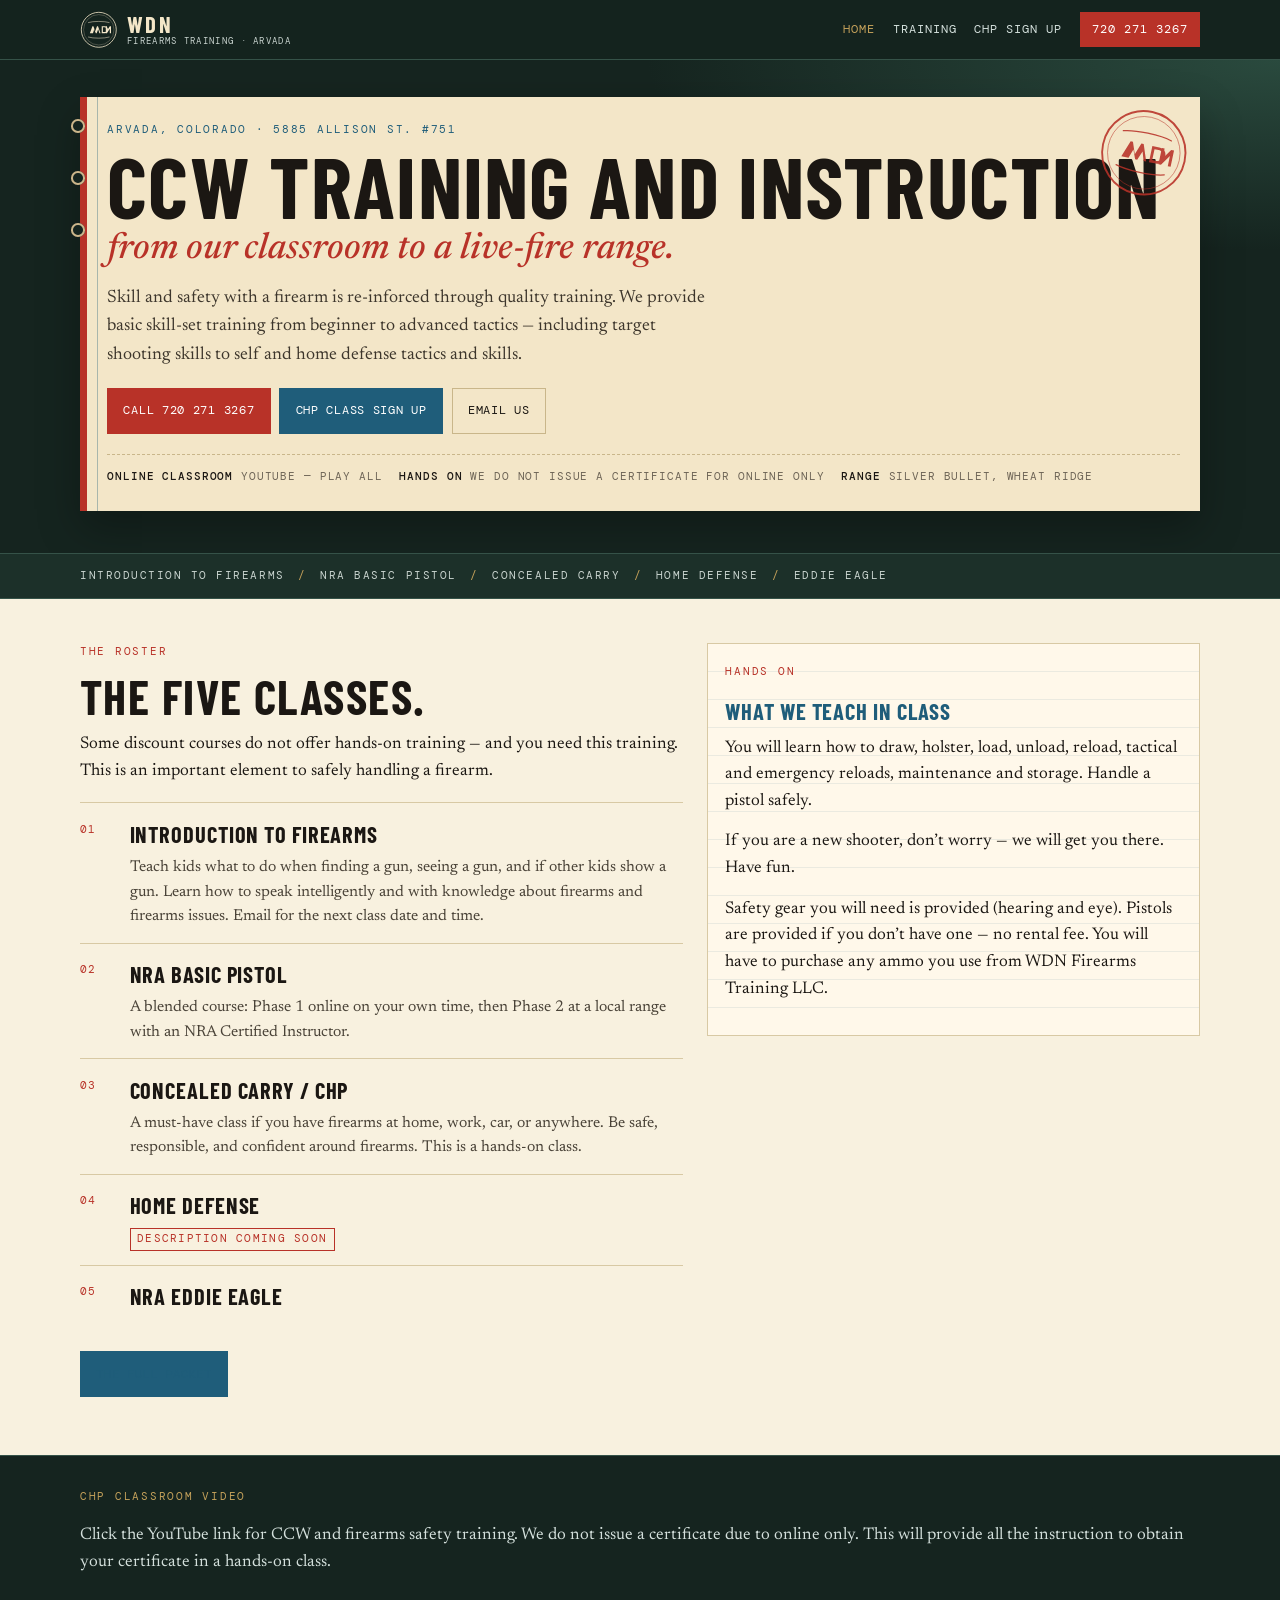
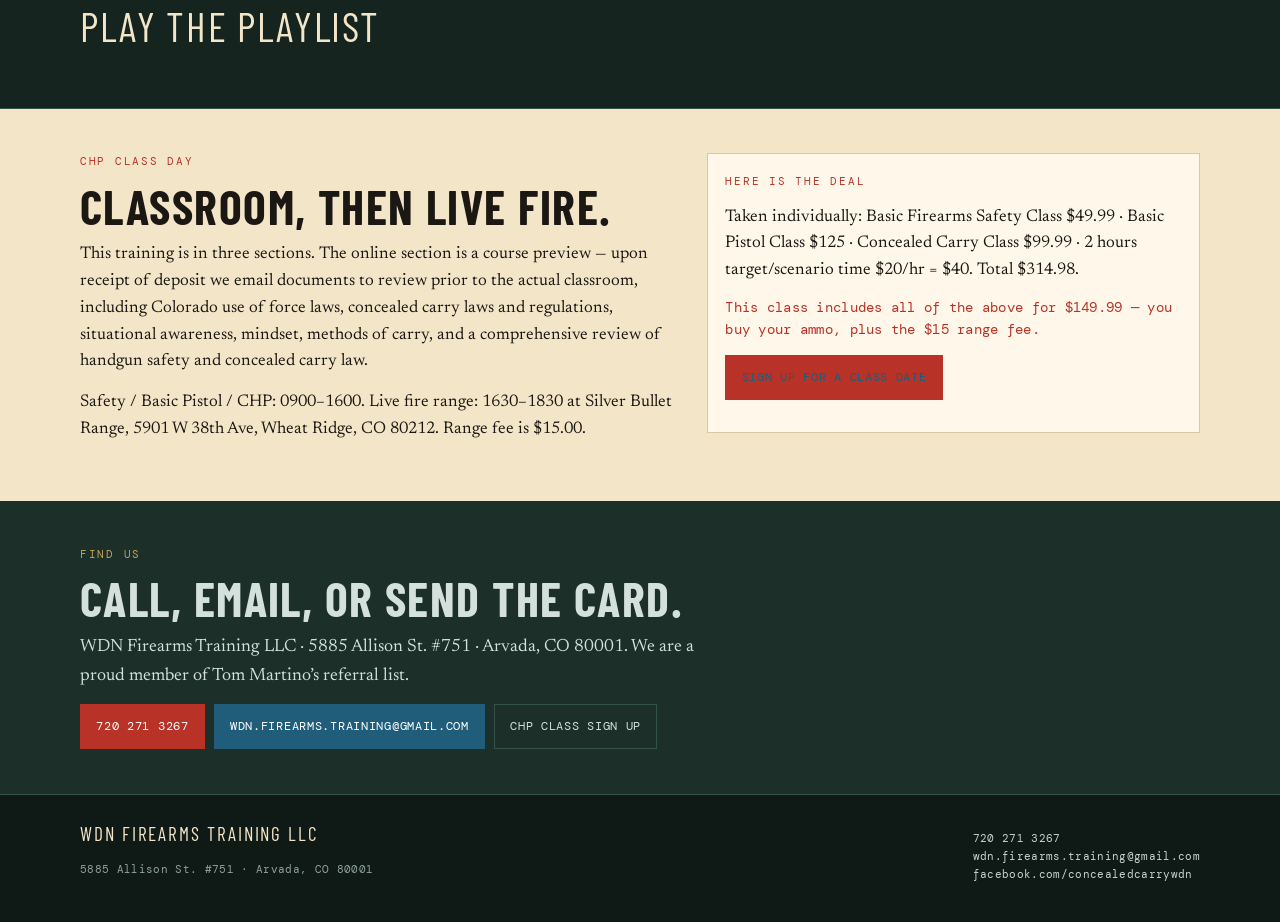
<file: index.html>
<!DOCTYPE html>
<html lang="en">
<head>
  <meta charset="utf-8">
  <meta name="viewport" content="width=device-width, initial-scale=1">
  <title>WDN Firearms Training | CCW training and instruction in Arvada</title>
  <meta name="description" content="WDN Firearms Training LLC in Arvada. CCW and firearms safety training, CHP class sign up, and a YouTube classroom. Call 720 271 3267.">
  <link rel="icon" href="assets/favicon.svg" type="image/svg+xml">
  <meta name="theme-color" content="#15241f">
  <link rel="preconnect" href="https://fonts.googleapis.com">
  <link rel="preconnect" href="https://fonts.gstatic.com" crossorigin>
  <link href="https://fonts.googleapis.com/css2?family=Barlow+Condensed:wght@600;700&family=DM+Mono:wght@400;500&family=Newsreader:ital,opsz,wght@0,6..72,400;0,6..72,600;1,6..72,400&display=swap" rel="stylesheet">
  <link rel="stylesheet" href="assets/styles.css">

  <script type="application/ld+json">
  {
    "@context": "https://schema.org",
    "@type": "LocalBusiness",
    "name": "WDN Firearms Training LLC",
    "description": "CCW training and instruction in Arvada, Colorado.",
    "telephone": "+17202713267",
    "email": "wdn.firearms.training@gmail.com",
    "url": "https://wdn996.wixsite.com/wdn-firearms",
    "address": {
      "@type": "PostalAddress",
      "streetAddress": "5885 Allison St. #751",
      "addressLocality": "Arvada",
      "addressRegion": "CO",
      "postalCode": "80001",
      "addressCountry": "US"
    },
    "sameAs": [
      "https://www.facebook.com/concealedcarrywdn",
      "https://www.youtube.com/playlist?list=PLVk6WcFKRaZbWQGlZcB9x459ws_eiSVbB"
    ]
  }
  </script>
</head>
<body>
  <a class="skip" href="#main">Skip to content</a>
  <header class="site-header">
    <div class="wrap header-inner">
      <a class="brand" href="index.html">
        <svg viewBox="0 0 80 80" aria-hidden="true">
          <circle cx="40" cy="40" r="37.2" fill="none" stroke="currentColor" stroke-width="1.7"/>
          <circle cx="40" cy="40" r="32.4" fill="none" stroke="currentColor" stroke-width="0.7" opacity="0.7"/>
          <path d="M18 24.5c10.2-3.2 33.6-3.2 44 0" fill="none" stroke="currentColor" stroke-width="1.1" stroke-linecap="round"/>
          <path d="M18 55.5c10.2 3.2 33.6 3.2 44 0" fill="none" stroke="currentColor" stroke-width="1.1" stroke-linecap="round"/>
          <path fill="currentColor" d="M21 47.2 26.4 32.4h2.1L32.4 43l3.8-10.6h2.1L43.7 47.2h-2.4l-2.6-8.1-3.2 8.1h-1.9l-3.3-8.2-2.7 8.2H21z"/>
          <path fill="currentColor" d="M46.2 32.4h6.4c4.2 0 6.9 2.5 6.9 7.4s-2.7 7.4-6.9 7.4h-6.4V32.4zm2.5 12.4h3.7c2.7 0 4.4-1.6 4.4-5s-1.7-5-4.4-5h-3.7v10z"/>
          <path fill="currentColor" d="M63.4 32.4h2.6v14.8H63.4v-9.3l-6.2 9.3h-2.3V32.4h2.5v9.2l6-9.2z"/>
        </svg>
        <span class="brand-text">
          <strong>WDN</strong>
          <span>Firearms Training · Arvada</span>
        </span>
      </a>
      <a class="header-call" href="tel:+17202713267">720 271 3267</a>
      <button class="nav-toggle" type="button" aria-expanded="false" aria-controls="site-nav">Menu</button>
      <nav id="site-nav" aria-label="Primary">
        <ul>
          <li><a href="index.html" aria-current="page">Home</a></li>
          <li><a href="training.html">Training</a></li>
          <li><a href="contact.html">CHP sign up</a></li>
          <li><a class="nav-call" href="tel:+17202713267">720 271 3267</a></li>
        </ul>
      </nav>
    </div>
  </header>

  <main id="main">
    <section class="hero">
      <div class="wrap">
        <div class="hero-packet">
          <div class="punches" aria-hidden="true"><i></i><i></i><i></i></div>
          <svg class="hero-stamp" viewBox="0 0 80 80" aria-hidden="true">
            <circle cx="40" cy="40" r="37.2" fill="none" stroke="currentColor" stroke-width="1.7"/>
            <circle cx="40" cy="40" r="32.4" fill="none" stroke="currentColor" stroke-width="0.7" opacity="0.7"/>
            <path d="M18 24.5c10.2-3.2 33.6-3.2 44 0" fill="none" stroke="currentColor" stroke-width="1.1" stroke-linecap="round"/>
            <path d="M18 55.5c10.2 3.2 33.6 3.2 44 0" fill="none" stroke="currentColor" stroke-width="1.1" stroke-linecap="round"/>
            <path fill="currentColor" d="M21 47.2 26.4 32.4h2.1L32.4 43l3.8-10.6h2.1L43.7 47.2h-2.4l-2.6-8.1-3.2 8.1h-1.9l-3.3-8.2-2.7 8.2H21z"/>
            <path fill="currentColor" d="M46.2 32.4h6.4c4.2 0 6.9 2.5 6.9 7.4s-2.7 7.4-6.9 7.4h-6.4V32.4zm2.5 12.4h3.7c2.7 0 4.4-1.6 4.4-5s-1.7-5-4.4-5h-3.7v10z"/>
            <path fill="currentColor" d="M63.4 32.4h2.6v14.8H63.4v-9.3l-6.2 9.3h-2.3V32.4h2.5v9.2l6-9.2z"/>
          </svg>
          <p class="eyebrow">Arvada, Colorado · 5885 Allison St. #751</p>
          <h1>CCW training and instruction<em>from our classroom to a live-fire range.</em></h1>
          <p class="lede">Skill and safety with a firearm is re-inforced through quality training. We provide basic skill-set training from beginner to advanced tactics — including target shooting skills to self and home defense tactics and skills.</p>
          <div class="cta-row">
            <a class="btn btn-stamp" href="tel:+17202713267">Call 720 271 3267</a>
            <a class="btn btn-carbon" href="contact.html">CHP class sign up</a>
            <a class="btn btn-ghost" href="mailto:wdn.firearms.training@gmail.com">Email us</a>
          </div>
          <div class="hero-meta">
            <span><strong>Online classroom</strong> YouTube — play all</span>
            <span><strong>Hands on</strong> we do not issue a certificate for online only</span>
            <span><strong>Range</strong> Silver Bullet, Wheat Ridge</span>
          </div>
        </div>
      </div>
    </section>

    <div class="rail" aria-label="Training we list">
      <div class="wrap">
        <ul>
          <li>Introduction to Firearms</li>
          <li>NRA Basic Pistol</li>
          <li>Concealed Carry</li>
          <li>Home Defense</li>
          <li>Eddie Eagle</li>
        </ul>
      </div>
    </div>

    <section class="section paper">
      <div class="wrap split">
        <div>
          <p class="kicker">The roster</p>
          <h2>The five classes.</h2>
          <p>Some discount courses do not offer hands-on training — and you need this training. This is an important element to safely handling a firearm.</p>
          <ol class="roster">
            <li>
              <span class="n">01</span>
              <div>
                <h3>Introduction to Firearms</h3>
                <p>Teach kids what to do when finding a gun, seeing a gun, and if other kids show a gun. Learn how to speak intelligently and with knowledge about firearms and firearms issues. Email for the next class date and time.</p>
              </div>
            </li>
            <li>
              <span class="n">02</span>
              <div>
                <h3>NRA Basic Pistol</h3>
                <p>A blended course: Phase 1 online on your own time, then Phase 2 at a local range with an NRA Certified Instructor.</p>
              </div>
            </li>
            <li>
              <span class="n">03</span>
              <div>
                <h3>Concealed Carry / CHP</h3>
                <p>A must-have class if you have firearms at home, work, car, or anywhere. Be safe, responsible, and confident around firearms. This is a hands-on class.</p>
              </div>
            </li>
            <li>
              <span class="n">04</span>
              <div>
                <h3>Home Defense</h3>
                <p><span class="soon">Description coming soon</span></p>
              </div>
            </li>
            <li>
              <span class="n">05</span>
              <div>
                <h3>NRA Eddie Eagle</h3>
              </div>
            </li>
          </ol>
          <p class="cta-row" style="margin-top:1.3rem">
            <a class="btn btn-carbon" href="training.html">The full packet</a>
          </p>
        </div>
        <aside class="sheet ruled">
          <p class="kicker">Hands on</p>
          <h3>What we teach in class</h3>
          <p>You will learn how to draw, holster, load, unload, reload, tactical and emergency reloads, maintenance and storage. Handle a pistol safely.</p>
          <p>If you are a new shooter, don’t worry — we will get you there. Have fun.</p>
          <p>Safety gear you will need is provided (hearing and eye). Pistols are provided if you don’t have one — no rental fee. You will have to purchase any ammo you use from WDN Firearms Training LLC.</p>
        </aside>
      </div>
    </section>

    <section class="yt">
      <div class="wrap">
        <p class="kicker">CHP classroom video</p>
        <p>Click the YouTube link for CCW and firearms safety training. We do not issue a certificate due to online only. This will provide all the instruction to obtain your certificate in a hands-on class.</p>
        <p><a class="playlist" href="https://www.youtube.com/playlist?list=PLVk6WcFKRaZbWQGlZcB9x459ws_eiSVbB" rel="noopener">Play the playlist</a></p>
      </div>
    </section>

    <section class="section manila">
      <div class="wrap split">
        <div>
          <p class="kicker">CHP class day</p>
          <h2>Classroom, then live fire.</h2>
          <p>This training is in three sections. The online section is a course preview — upon receipt of deposit we email documents to review prior to the actual classroom, including Colorado use of force laws, concealed carry laws and regulations, situational awareness, mindset, methods of carry, and a comprehensive review of handgun safety and concealed carry law.</p>
          <p>Safety / Basic Pistol / CHP: 0900–1600. Live fire range: 1630–1830 at Silver Bullet Range, 5901 W 38th Ave, Wheat Ridge, CO 80212. Range fee is $15.00.</p>
        </div>
        <div class="sheet">
          <p class="kicker">Here is the deal</p>
          <p>Taken individually: Basic Firearms Safety Class $49.99 · Basic Pistol Class $125 · Concealed Carry Class $99.99 · 2 hours target/scenario time $20/hr = $40. Total $314.98.</p>
          <p class="price">This class includes all of the above for $149.99 — you buy your ammo, plus the $15 range fee.</p>
          <p><a class="btn btn-stamp" href="contact.html">Sign up for a class date</a></p>
        </div>
      </div>
    </section>

    <section class="section desk dark">
      <div class="wrap">
        <p class="kicker">Find us</p>
        <h2>Call, email, or send the card.</h2>
        <p class="lede">WDN Firearms Training LLC · 5885 Allison St. #751 · Arvada, CO 80001. We are a proud member of Tom Martino’s referral list.</p>
        <div class="cta-row">
          <a class="btn btn-stamp" href="tel:+17202713267">720 271 3267</a>
          <a class="btn btn-carbon" href="mailto:wdn.firearms.training@gmail.com">wdn.firearms.training@gmail.com</a>
          <a class="btn btn-ghost" href="contact.html">CHP class sign up</a>
        </div>
      </div>
    </section>
  </main>
  <footer class="site-footer">
    <div class="wrap footer-inner">
      <div>
        <div class="footer-brand">WDN Firearms Training LLC</div>
        <p>5885 Allison St. #751 · Arvada, CO 80001</p>
      </div>
      <p>
        <a href="tel:+17202713267">720 271 3267</a><br>
        <a href="mailto:wdn.firearms.training@gmail.com">wdn.firearms.training@gmail.com</a><br>
        <a href="https://www.facebook.com/concealedcarrywdn" rel="noopener">facebook.com/concealedcarrywdn</a>
      </p>
    </div>
  </footer>
  <nav class="dock" aria-label="Call or email">
    <a class="call" href="tel:+17202713267">Call 720 271 3267</a>
    <a class="mail" href="mailto:wdn.firearms.training@gmail.com">Email us</a>
  </nav>
  <script src="assets/site.js"></script>

</body>
</html>
</file>
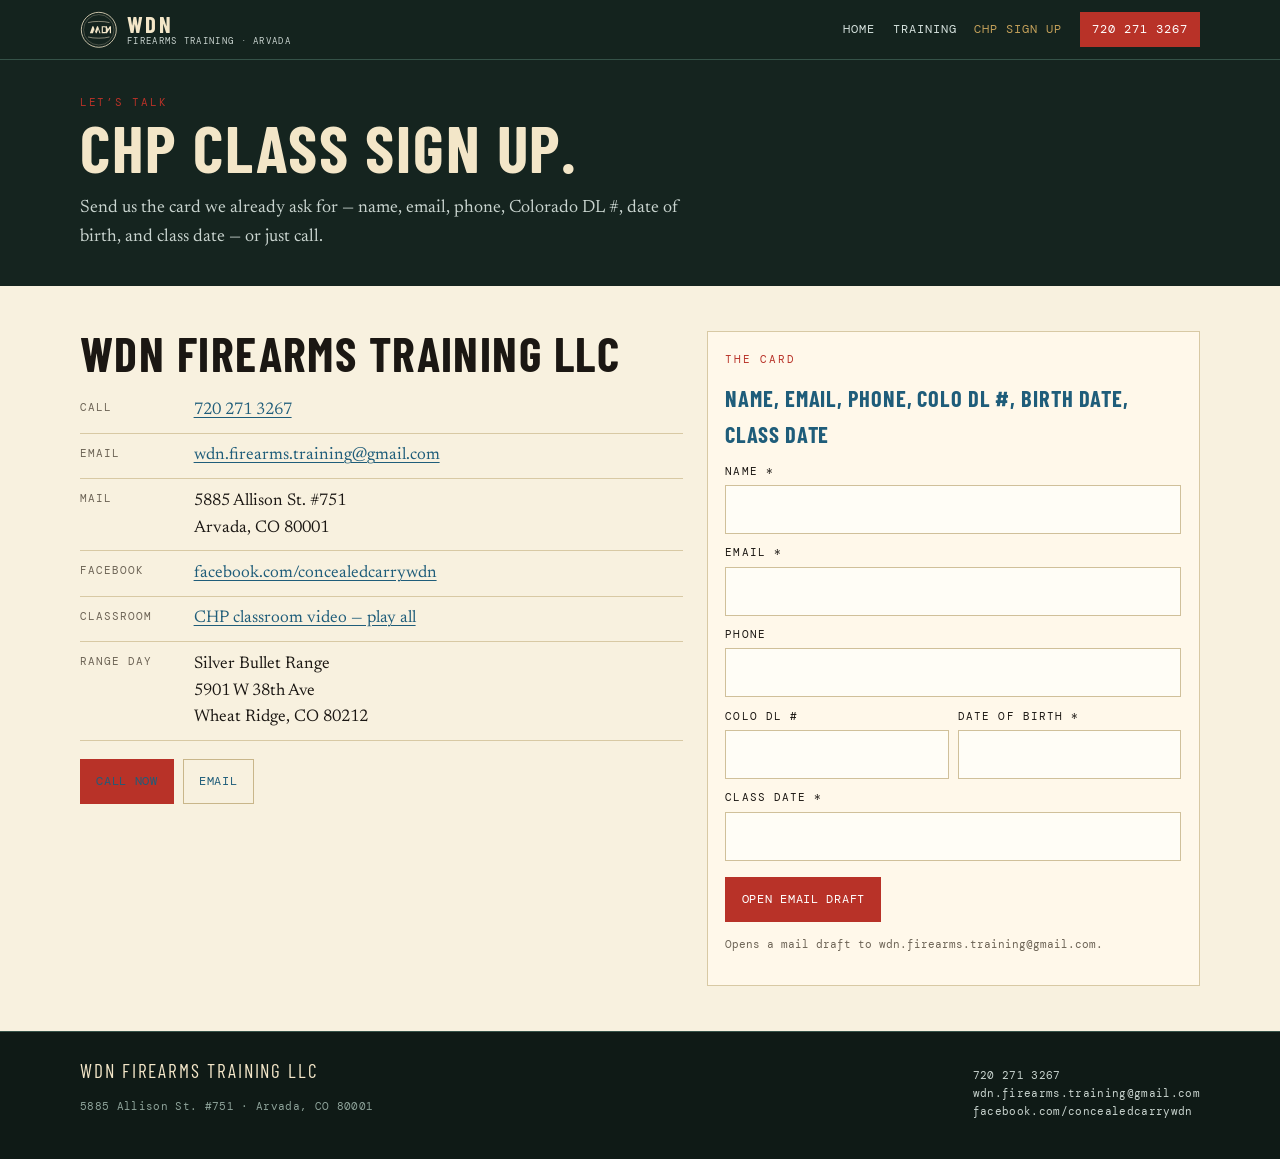
<file: contact.html>
<!DOCTYPE html>
<html lang="en">
<head>
  <meta charset="utf-8">
  <meta name="viewport" content="width=device-width, initial-scale=1">
  <title>CHP class sign up | WDN Firearms Training</title>
  <meta name="description" content="Sign up for a CHP class with WDN Firearms Training LLC. 5885 Allison St. #751, Arvada, CO 80001. Call 720 271 3267.">
  <link rel="icon" href="assets/favicon.svg" type="image/svg+xml">
  <meta name="theme-color" content="#15241f">
  <link rel="preconnect" href="https://fonts.googleapis.com">
  <link rel="preconnect" href="https://fonts.gstatic.com" crossorigin>
  <link href="https://fonts.googleapis.com/css2?family=Barlow+Condensed:wght@600;700&family=DM+Mono:wght@400;500&family=Newsreader:ital,opsz,wght@0,6..72,400;0,6..72,600;1,6..72,400&display=swap" rel="stylesheet">
  <link rel="stylesheet" href="assets/styles.css">

</head>
<body>
  <a class="skip" href="#main">Skip to content</a>
  <header class="site-header">
    <div class="wrap header-inner">
      <a class="brand" href="index.html">
        <svg viewBox="0 0 80 80" aria-hidden="true">
          <circle cx="40" cy="40" r="37.2" fill="none" stroke="currentColor" stroke-width="1.7"/>
          <circle cx="40" cy="40" r="32.4" fill="none" stroke="currentColor" stroke-width="0.7" opacity="0.7"/>
          <path d="M18 24.5c10.2-3.2 33.6-3.2 44 0" fill="none" stroke="currentColor" stroke-width="1.1" stroke-linecap="round"/>
          <path d="M18 55.5c10.2 3.2 33.6 3.2 44 0" fill="none" stroke="currentColor" stroke-width="1.1" stroke-linecap="round"/>
          <path fill="currentColor" d="M21 47.2 26.4 32.4h2.1L32.4 43l3.8-10.6h2.1L43.7 47.2h-2.4l-2.6-8.1-3.2 8.1h-1.9l-3.3-8.2-2.7 8.2H21z"/>
          <path fill="currentColor" d="M46.2 32.4h6.4c4.2 0 6.9 2.5 6.9 7.4s-2.7 7.4-6.9 7.4h-6.4V32.4zm2.5 12.4h3.7c2.7 0 4.4-1.6 4.4-5s-1.7-5-4.4-5h-3.7v10z"/>
          <path fill="currentColor" d="M63.4 32.4h2.6v14.8H63.4v-9.3l-6.2 9.3h-2.3V32.4h2.5v9.2l6-9.2z"/>
        </svg>
        <span class="brand-text">
          <strong>WDN</strong>
          <span>Firearms Training · Arvada</span>
        </span>
      </a>
      <a class="header-call" href="tel:+17202713267">720 271 3267</a>
      <button class="nav-toggle" type="button" aria-expanded="false" aria-controls="site-nav">Menu</button>
      <nav id="site-nav" aria-label="Primary">
        <ul>
          <li><a href="index.html">Home</a></li>
          <li><a href="training.html">Training</a></li>
          <li><a href="contact.html" aria-current="page">CHP sign up</a></li>
          <li><a class="nav-call" href="tel:+17202713267">720 271 3267</a></li>
        </ul>
      </nav>
    </div>
  </header>

  <main id="main">
    <section class="page-hero">
      <div class="wrap">
        <p class="kicker">Let’s talk</p>
        <h1>CHP class sign up.</h1>
        <p class="lede">Send us the card we already ask for — name, email, phone, Colorado DL #, date of birth, and class date — or just call.</p>
      </div>
    </section>

    <section class="section paper">
      <div class="wrap split">
        <div>
          <h2>WDN Firearms Training LLC</h2>
          <ul class="contact-list">
            <li><span>Call</span><a href="tel:+17202713267">720 271 3267</a></li>
            <li><span>Email</span><a href="mailto:wdn.firearms.training@gmail.com">wdn.firearms.training@gmail.com</a></li>
            <li><span>Mail</span>5885 Allison St. #751<br>Arvada, CO 80001</li>
            <li><span>Facebook</span><a href="https://www.facebook.com/concealedcarrywdn" rel="noopener">facebook.com/concealedcarrywdn</a></li>
            <li><span>Classroom</span><a href="https://www.youtube.com/playlist?list=PLVk6WcFKRaZbWQGlZcB9x459ws_eiSVbB" rel="noopener">CHP classroom video — play all</a></li>
            <li><span>Range day</span>Silver Bullet Range<br>5901 W 38th Ave<br>Wheat Ridge, CO 80212</li>
          </ul>
          <p class="cta-row">
            <a class="btn btn-stamp" href="tel:+17202713267">Call now</a>
            <a class="btn btn-ghost" href="mailto:wdn.firearms.training@gmail.com">Email</a>
          </p>
        </div>
        <div class="sheet">
          <p class="kicker">The card</p>
          <h3>Name, email, phone, COLO DL #, birth date, class date</h3>
          <form data-chp-form>
            <label for="name">Name *</label>
            <input id="name" name="name" autocomplete="name" required>
            <label for="email">Email *</label>
            <input id="email" name="email" type="email" autocomplete="email" required>
            <label for="phone">Phone</label>
            <input id="phone" name="phone" type="tel" autocomplete="tel">
            <div class="pair">
              <div>
                <label for="dl">COLO DL #</label>
                <input id="dl" name="dl" autocomplete="off">
              </div>
              <div>
                <label for="dob">Date of birth *</label>
                <input id="dob" name="dob" autocomplete="bday" required>
              </div>
            </div>
            <label for="classdate">Class date *</label>
            <input id="classdate" name="classdate" autocomplete="off" required>
            <p style="margin-top:1rem">
              <button class="btn btn-stamp" type="submit">Open email draft</button>
            </p>
            <p class="note">Opens a mail draft to wdn.firearms.training@gmail.com.</p>
          </form>
        </div>
      </div>
    </section>
  </main>
  <footer class="site-footer">
    <div class="wrap footer-inner">
      <div>
        <div class="footer-brand">WDN Firearms Training LLC</div>
        <p>5885 Allison St. #751 · Arvada, CO 80001</p>
      </div>
      <p>
        <a href="tel:+17202713267">720 271 3267</a><br>
        <a href="mailto:wdn.firearms.training@gmail.com">wdn.firearms.training@gmail.com</a><br>
        <a href="https://www.facebook.com/concealedcarrywdn" rel="noopener">facebook.com/concealedcarrywdn</a>
      </p>
    </div>
  </footer>
  <nav class="dock" aria-label="Call or email">
    <a class="call" href="tel:+17202713267">Call 720 271 3267</a>
    <a class="mail" href="mailto:wdn.firearms.training@gmail.com">Email us</a>
  </nav>
  <script src="assets/site.js"></script>

</body>
</html>
</file>
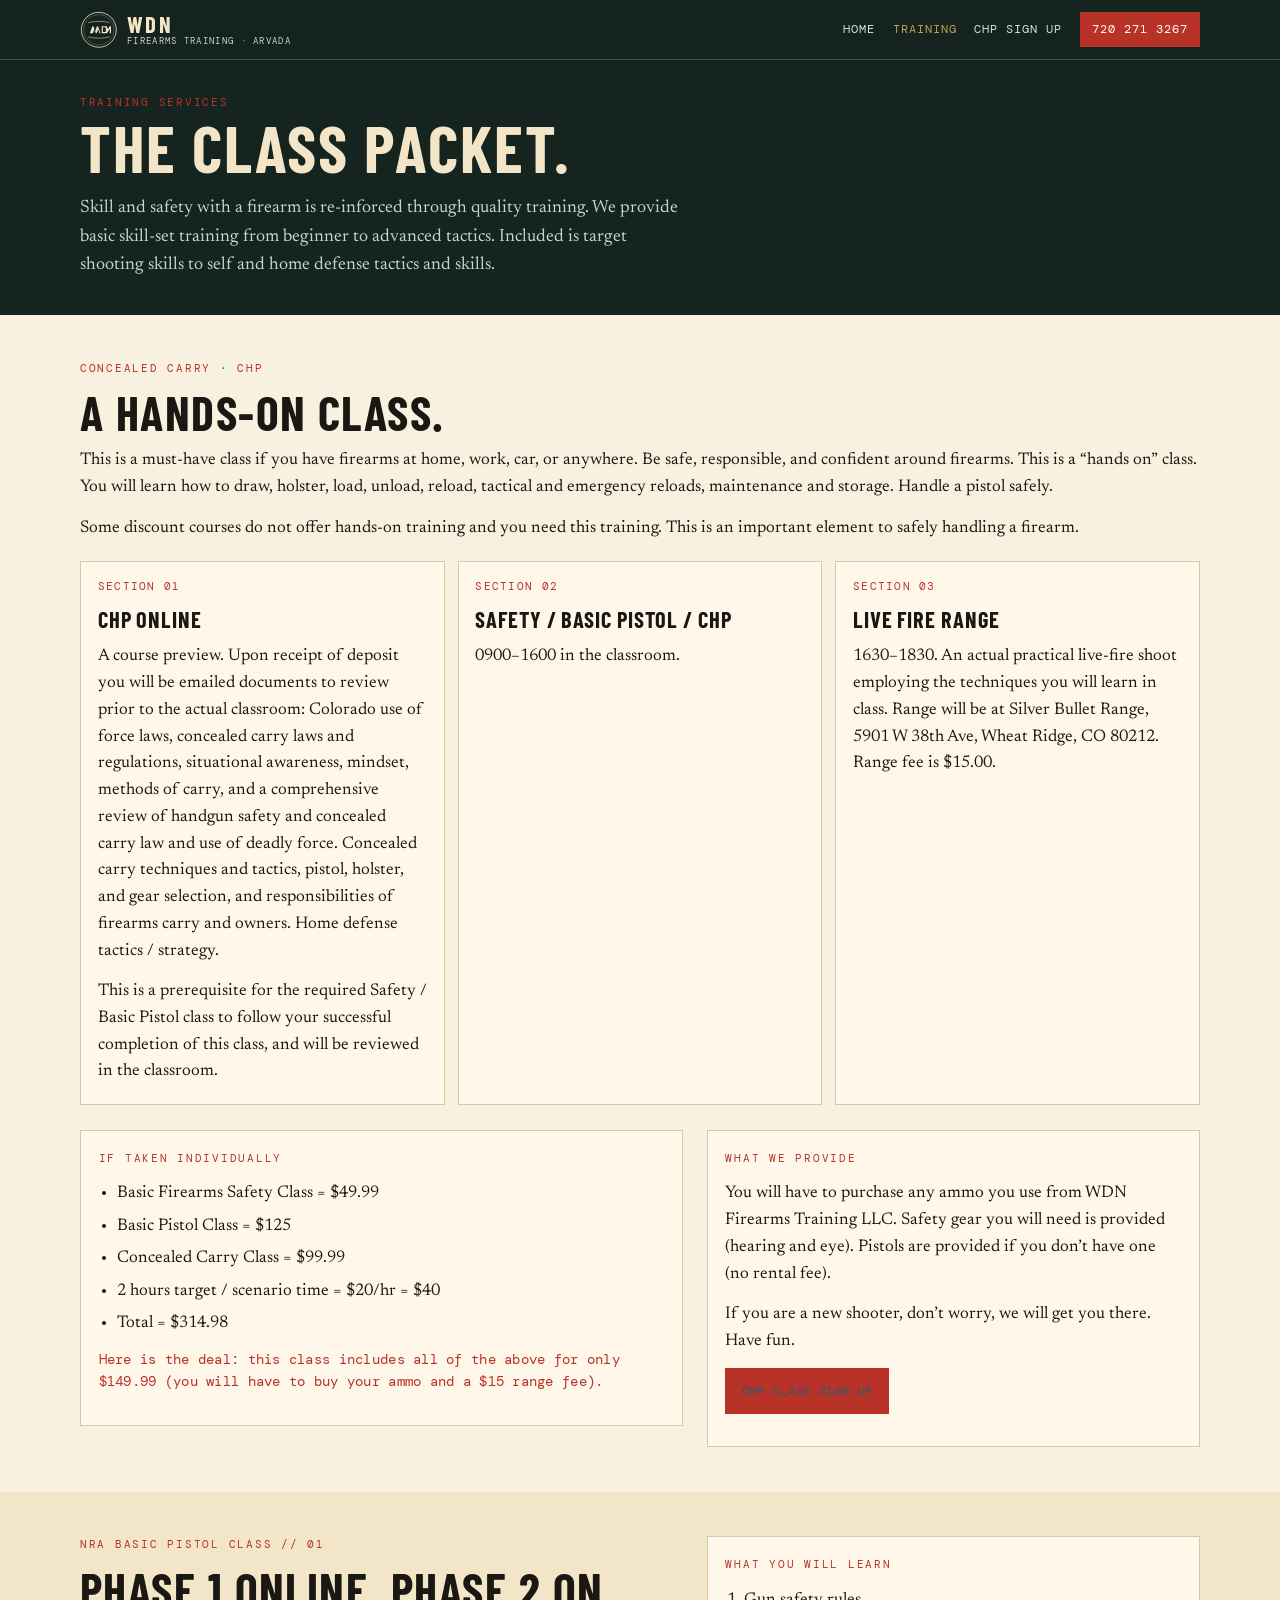
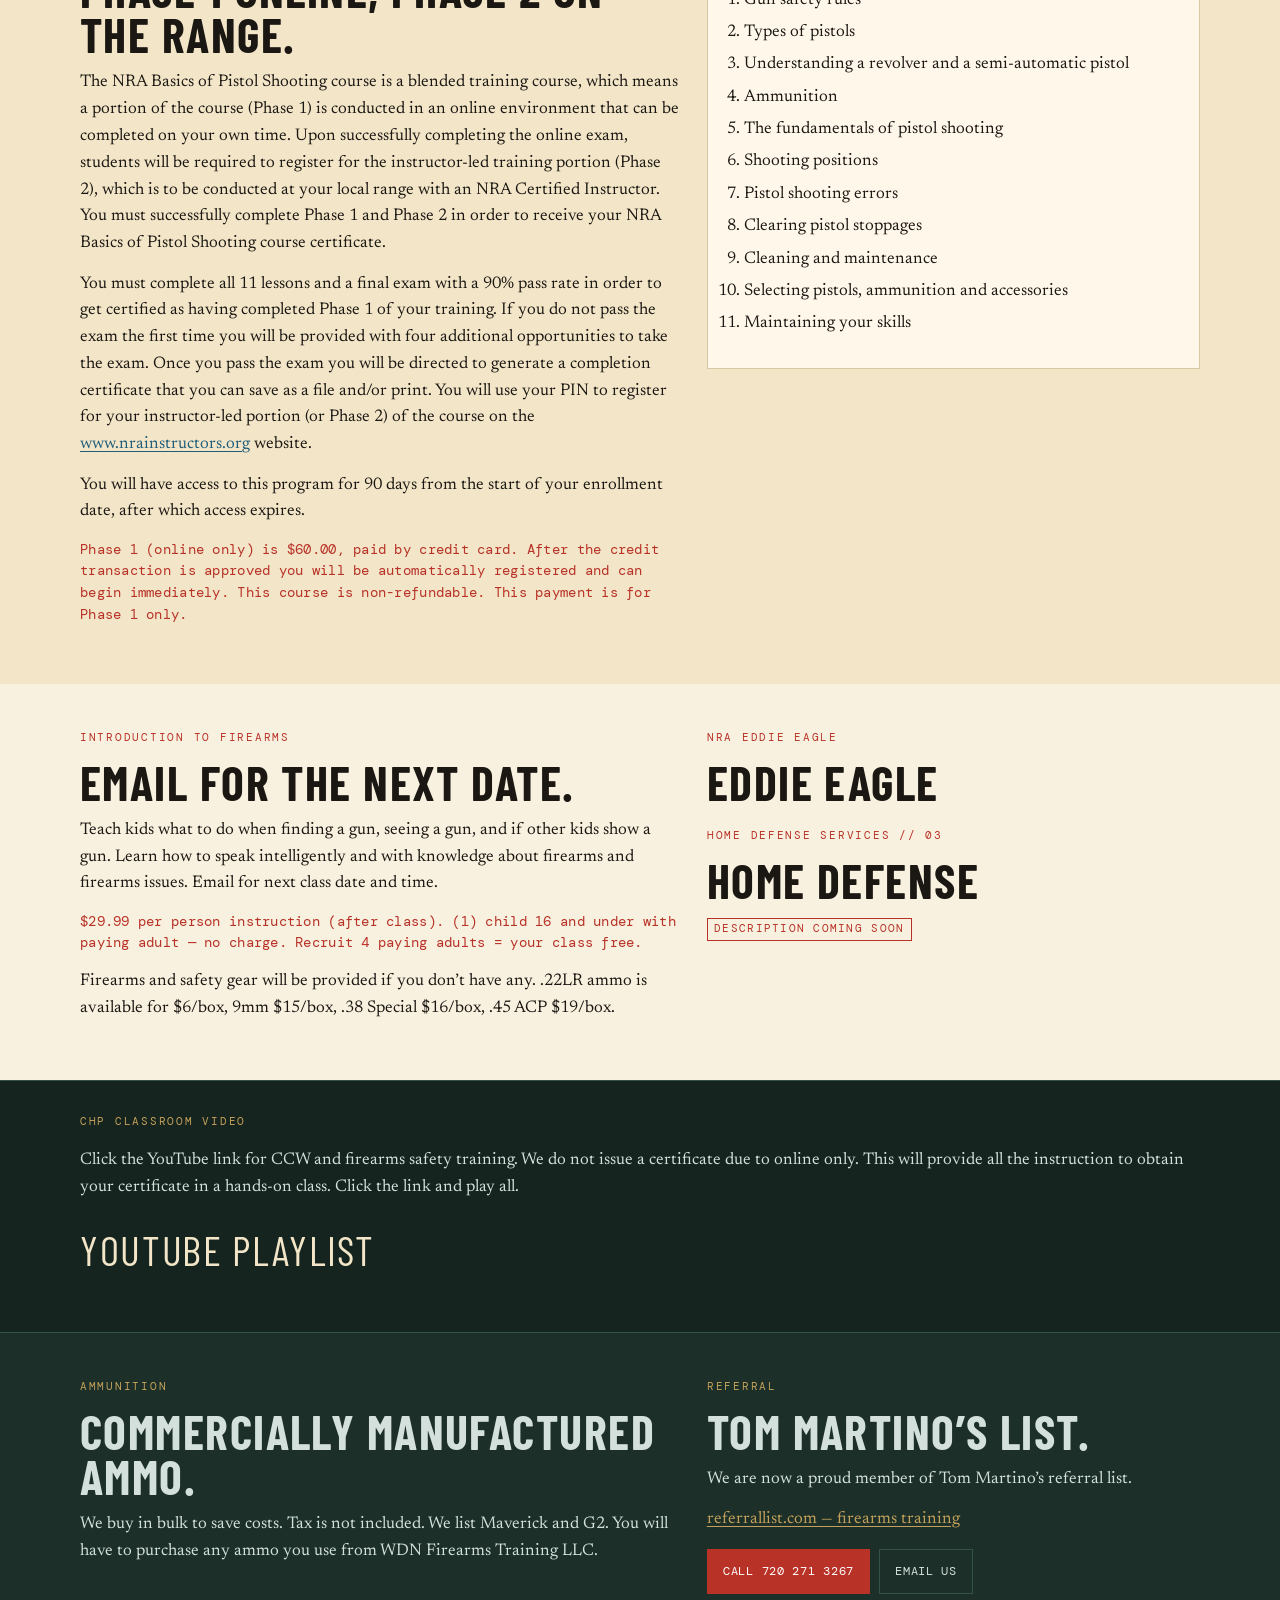
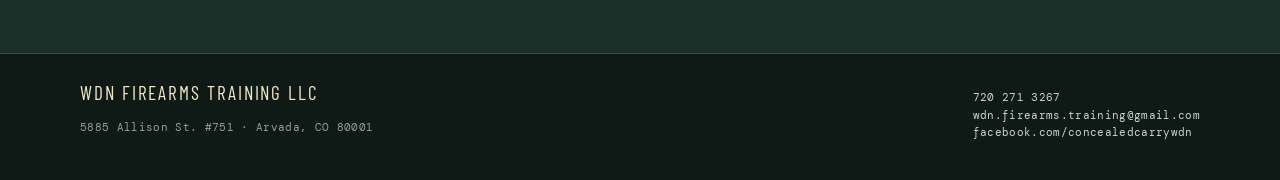
<file: training.html>
<!DOCTYPE html>
<html lang="en">
<head>
  <meta charset="utf-8">
  <meta name="viewport" content="width=device-width, initial-scale=1">
  <title>Training | WDN Firearms Training</title>
  <meta name="description" content="NRA Basic Pistol, concealed carry / CHP, introduction to firearms, Eddie Eagle, and home defense. Arvada. Call 720 271 3267.">
  <link rel="icon" href="assets/favicon.svg" type="image/svg+xml">
  <meta name="theme-color" content="#15241f">
  <link rel="preconnect" href="https://fonts.googleapis.com">
  <link rel="preconnect" href="https://fonts.gstatic.com" crossorigin>
  <link href="https://fonts.googleapis.com/css2?family=Barlow+Condensed:wght@600;700&family=DM+Mono:wght@400;500&family=Newsreader:ital,opsz,wght@0,6..72,400;0,6..72,600;1,6..72,400&display=swap" rel="stylesheet">
  <link rel="stylesheet" href="assets/styles.css">

</head>
<body>
  <a class="skip" href="#main">Skip to content</a>
  <header class="site-header">
    <div class="wrap header-inner">
      <a class="brand" href="index.html">
        <svg viewBox="0 0 80 80" aria-hidden="true">
          <circle cx="40" cy="40" r="37.2" fill="none" stroke="currentColor" stroke-width="1.7"/>
          <circle cx="40" cy="40" r="32.4" fill="none" stroke="currentColor" stroke-width="0.7" opacity="0.7"/>
          <path d="M18 24.5c10.2-3.2 33.6-3.2 44 0" fill="none" stroke="currentColor" stroke-width="1.1" stroke-linecap="round"/>
          <path d="M18 55.5c10.2 3.2 33.6 3.2 44 0" fill="none" stroke="currentColor" stroke-width="1.1" stroke-linecap="round"/>
          <path fill="currentColor" d="M21 47.2 26.4 32.4h2.1L32.4 43l3.8-10.6h2.1L43.7 47.2h-2.4l-2.6-8.1-3.2 8.1h-1.9l-3.3-8.2-2.7 8.2H21z"/>
          <path fill="currentColor" d="M46.2 32.4h6.4c4.2 0 6.9 2.5 6.9 7.4s-2.7 7.4-6.9 7.4h-6.4V32.4zm2.5 12.4h3.7c2.7 0 4.4-1.6 4.4-5s-1.7-5-4.4-5h-3.7v10z"/>
          <path fill="currentColor" d="M63.4 32.4h2.6v14.8H63.4v-9.3l-6.2 9.3h-2.3V32.4h2.5v9.2l6-9.2z"/>
        </svg>
        <span class="brand-text">
          <strong>WDN</strong>
          <span>Firearms Training · Arvada</span>
        </span>
      </a>
      <a class="header-call" href="tel:+17202713267">720 271 3267</a>
      <button class="nav-toggle" type="button" aria-expanded="false" aria-controls="site-nav">Menu</button>
      <nav id="site-nav" aria-label="Primary">
        <ul>
          <li><a href="index.html">Home</a></li>
          <li><a href="training.html" aria-current="page">Training</a></li>
          <li><a href="contact.html">CHP sign up</a></li>
          <li><a class="nav-call" href="tel:+17202713267">720 271 3267</a></li>
        </ul>
      </nav>
    </div>
  </header>

  <main id="main">
    <section class="page-hero">
      <div class="wrap">
        <p class="kicker">Training services</p>
        <h1>The class packet.</h1>
        <p class="lede">Skill and safety with a firearm is re-inforced through quality training. We provide basic skill-set training from beginner to advanced tactics. Included is target shooting skills to self and home defense tactics and skills.</p>
      </div>
    </section>

    <section class="section paper">
      <div class="wrap">
        <p class="kicker">Concealed carry · CHP</p>
        <h2>A hands-on class.</h2>
        <p>This is a must-have class if you have firearms at home, work, car, or anywhere. Be safe, responsible, and confident around firearms. This is a “hands on” class. You will learn how to draw, holster, load, unload, reload, tactical and emergency reloads, maintenance and storage. Handle a pistol safely.</p>
        <p>Some discount courses do not offer hands-on training and you need this training. This is an important element to safely handling a firearm.</p>
        <div class="card-grid three">
          <article class="card">
            <span class="n">Section 01</span>
            <h3>CHP online</h3>
            <p>A course preview. Upon receipt of deposit you will be emailed documents to review prior to the actual classroom: Colorado use of force laws, concealed carry laws and regulations, situational awareness, mindset, methods of carry, and a comprehensive review of handgun safety and concealed carry law and use of deadly force. Concealed carry techniques and tactics, pistol, holster, and gear selection, and responsibilities of firearms carry and owners. Home defense tactics / strategy.</p>
            <p>This is a prerequisite for the required Safety / Basic Pistol class to follow your successful completion of this class, and will be reviewed in the classroom.</p>
          </article>
          <article class="card">
            <span class="n">Section 02</span>
            <h3>Safety / Basic Pistol / CHP</h3>
            <p>0900–1600 in the classroom.</p>
          </article>
          <article class="card">
            <span class="n">Section 03</span>
            <h3>Live fire range</h3>
            <p>1630–1830. An actual practical live-fire shoot employing the techniques you will learn in class. Range will be at Silver Bullet Range, 5901 W 38th Ave, Wheat Ridge, CO 80212. Range fee is $15.00.</p>
          </article>
        </div>
        <div class="split" style="margin-top:1.6rem">
          <div class="sheet">
            <p class="kicker">If taken individually</p>
            <ul>
              <li>Basic Firearms Safety Class = $49.99</li>
              <li>Basic Pistol Class = $125</li>
              <li>Concealed Carry Class = $99.99</li>
              <li>2 hours target / scenario time = $20/hr = $40</li>
              <li>Total = $314.98</li>
            </ul>
            <p class="price">Here is the deal: this class includes all of the above for only $149.99 (you will have to buy your ammo and a $15 range fee).</p>
          </div>
          <div class="sheet">
            <p class="kicker">What we provide</p>
            <p>You will have to purchase any ammo you use from WDN Firearms Training LLC. Safety gear you will need is provided (hearing and eye). Pistols are provided if you don’t have one (no rental fee).</p>
            <p>If you are a new shooter, don’t worry, we will get you there. Have fun.</p>
            <p><a class="btn btn-stamp" href="contact.html">CHP class sign up</a></p>
          </div>
        </div>
      </div>
    </section>

    <section class="section manila">
      <div class="wrap split">
        <div>
          <p class="kicker">NRA Basic Pistol class // 01</p>
          <h2>Phase 1 online, Phase 2 on the range.</h2>
          <p>The NRA Basics of Pistol Shooting course is a blended training course, which means a portion of the course (Phase 1) is conducted in an online environment that can be completed on your own time. Upon successfully completing the online exam, students will be required to register for the instructor-led training portion (Phase 2), which is to be conducted at your local range with an NRA Certified Instructor. You must successfully complete Phase 1 and Phase 2 in order to receive your NRA Basics of Pistol Shooting course certificate.</p>
          <p>You must complete all 11 lessons and a final exam with a 90% pass rate in order to get certified as having completed Phase 1 of your training. If you do not pass the exam the first time you will be provided with four additional opportunities to take the exam. Once you pass the exam you will be directed to generate a completion certificate that you can save as a file and/or print. You will use your PIN to register for your instructor-led portion (or Phase 2) of the course on the <a href="https://www.nrainstructors.org" rel="noopener">www.nrainstructors.org</a> website.</p>
          <p>You will have access to this program for 90 days from the start of your enrollment date, after which access expires.</p>
          <p class="price">Phase 1 (online only) is $60.00, paid by credit card. After the credit transaction is approved you will be automatically registered and can begin immediately. This course is non-refundable. This payment is for Phase 1 only.</p>
        </div>
        <aside class="sheet">
          <p class="kicker">What you will learn</p>
          <ol>
            <li>Gun safety rules</li>
            <li>Types of pistols</li>
            <li>Understanding a revolver and a semi-automatic pistol</li>
            <li>Ammunition</li>
            <li>The fundamentals of pistol shooting</li>
            <li>Shooting positions</li>
            <li>Pistol shooting errors</li>
            <li>Clearing pistol stoppages</li>
            <li>Cleaning and maintenance</li>
            <li>Selecting pistols, ammunition and accessories</li>
            <li>Maintaining your skills</li>
          </ol>
        </aside>
      </div>
    </section>

    <section class="section paper">
      <div class="wrap split">
        <div>
          <p class="kicker">Introduction to Firearms</p>
          <h2>Email for the next date.</h2>
          <p>Teach kids what to do when finding a gun, seeing a gun, and if other kids show a gun. Learn how to speak intelligently and with knowledge about firearms and firearms issues. Email for next class date and time.</p>
          <p class="price">$29.99 per person instruction (after class). (1) child 16 and under with paying adult — no charge. Recruit 4 paying adults = your class free.</p>
          <p>Firearms and safety gear will be provided if you don’t have any. .22LR ammo is available for $6/box, 9mm $15/box, .38 Special $16/box, .45 ACP $19/box.</p>
        </div>
        <div>
          <p class="kicker">NRA Eddie Eagle</p>
          <h2>Eddie Eagle</h2>
          <p class="kicker" style="margin-top:1.4rem">Home defense services // 03</p>
          <h2>Home defense</h2>
          <p><span class="soon">Description coming soon</span></p>
        </div>
      </div>
    </section>

    <section class="yt">
      <div class="wrap">
        <p class="kicker">CHP classroom video</p>
        <p>Click the YouTube link for CCW and firearms safety training. We do not issue a certificate due to online only. This will provide all the instruction to obtain your certificate in a hands-on class. Click the link and play all.</p>
        <p><a class="playlist" href="https://www.youtube.com/playlist?list=PLVk6WcFKRaZbWQGlZcB9x459ws_eiSVbB" rel="noopener">YouTube playlist</a></p>
      </div>
    </section>

    <section class="section desk dark">
      <div class="wrap split">
        <div>
          <p class="kicker">Ammunition</p>
          <h2>Commercially manufactured ammo.</h2>
          <p>We buy in bulk to save costs. Tax is not included. We list Maverick and G2. You will have to purchase any ammo you use from WDN Firearms Training LLC.</p>
        </div>
        <div>
          <p class="kicker">Referral</p>
          <h2>Tom Martino’s list.</h2>
          <p>We are now a proud member of Tom Martino’s referral list.</p>
          <p><a href="https://referrallist.com/category/professional-services/firearms-training/" rel="noopener">referrallist.com — firearms training</a></p>
          <p class="cta-row" style="margin-top:1rem">
            <a class="btn btn-stamp" href="tel:+17202713267">Call 720 271 3267</a>
            <a class="btn btn-ghost" href="mailto:wdn.firearms.training@gmail.com">Email us</a>
          </p>
        </div>
      </div>
    </section>
  </main>
  <footer class="site-footer">
    <div class="wrap footer-inner">
      <div>
        <div class="footer-brand">WDN Firearms Training LLC</div>
        <p>5885 Allison St. #751 · Arvada, CO 80001</p>
      </div>
      <p>
        <a href="tel:+17202713267">720 271 3267</a><br>
        <a href="mailto:wdn.firearms.training@gmail.com">wdn.firearms.training@gmail.com</a><br>
        <a href="https://www.facebook.com/concealedcarrywdn" rel="noopener">facebook.com/concealedcarrywdn</a>
      </p>
    </div>
  </footer>
  <nav class="dock" aria-label="Call or email">
    <a class="call" href="tel:+17202713267">Call 720 271 3267</a>
    <a class="mail" href="mailto:wdn.firearms.training@gmail.com">Email us</a>
  </nav>
  <script src="assets/site.js"></script>

</body>
</html>
</file>
<file: assets/styles.css>
/* WDN Firearms Training — CHP class packet, not a tactical template. */
:root {
  --desk: #15241f;
  --spruce: #1c3029;
  --panel: #243a32;
  --line: #355248;
  --sky: #d4e0dc;
  --manila: #f3e6c8;
  --paper: #f8f1df;
  --ticket: #fff8ea;
  --ink: #1b1713;
  --mute: #6d6456;
  --soft: #c9d4cf;
  --carbon: #1f5d7a;
  --carbon-hot: #2a7396;
  --stamp: #b83228;
  --stamp-hot: #d2453a;
  --brass: #c4a15a;
  --max: 70rem;
  --display: "Barlow Condensed", "Arial Narrow", Impact, sans-serif;
  --serif: "Newsreader", "Iowan Old Style", Georgia, serif;
  --mono: "DM Mono", ui-monospace, Menlo, monospace;
}
*, *::before, *::after { box-sizing: border-box; }
html { scroll-behavior: smooth; }
html, body { margin: 0; padding: 0; }
body {
  background: var(--desk);
  color: var(--sky);
  font-family: var(--serif);
  font-size: 1.06rem;
  line-height: 1.58;
  -webkit-font-smoothing: antialiased;
}
img, svg { max-width: 100%; display: block; }
a { color: var(--brass); text-decoration-thickness: 1px; text-underline-offset: 0.16em; }
a:hover { color: #e0c27a; }
:focus-visible { outline: 2px solid var(--brass); outline-offset: 3px; }
.skip {
  position: absolute; left: 0.75rem; top: -3rem;
  background: var(--stamp); color: #fff;
  padding: 0.5rem 0.8rem; z-index: 100;
  font-family: var(--mono); font-size: 0.78rem;
}
.skip:focus { top: 0.75rem; }
.wrap { width: min(100% - 1.6rem, var(--max)); margin-inline: auto; }

.site-header {
  position: sticky; top: 0; z-index: 40;
  background: rgba(21, 36, 31, 0.94);
  backdrop-filter: blur(10px);
  border-bottom: 1px solid var(--line);
}
.header-inner {
  display: flex; align-items: center; justify-content: space-between;
  gap: 0.7rem; min-height: 3.7rem;
}
.brand { display: flex; align-items: center; gap: 0.6rem; color: var(--manila); text-decoration: none; }
.brand svg { width: 2.35rem; height: 2.35rem; color: var(--manila); flex: none; }
.brand-text { display: flex; flex-direction: column; line-height: 1.05; }
.brand-text strong {
  font-family: var(--display); font-weight: 700; font-size: 1.42rem;
  letter-spacing: 0.1em; text-transform: uppercase;
}
.brand-text span {
  font-family: var(--mono); font-size: 0.58rem; letter-spacing: 0.14em;
  text-transform: uppercase; color: var(--soft);
}
.header-call {
  font-family: var(--mono); font-size: 0.74rem; font-weight: 500;
  color: #fff; background: var(--stamp); text-decoration: none;
  padding: 0.52rem 0.7rem; letter-spacing: 0.02em; white-space: nowrap;
}
.header-call:hover { background: var(--stamp-hot); color: #fff; }
.nav-toggle {
  background: transparent; border: 1px solid var(--line); color: var(--manila);
  font-family: var(--mono); font-size: 0.7rem; letter-spacing: 0.12em;
  text-transform: uppercase; padding: 0.48rem 0.62rem; cursor: pointer;
}
.nav-toggle[aria-expanded="true"] { border-color: var(--brass); color: var(--brass); }
#site-nav {
  display: none; position: absolute; left: 0; right: 0; top: 100%;
  background: var(--spruce); border-bottom: 1px solid var(--line);
  padding: 0.45rem 1rem 1rem;
}
#site-nav.is-open { display: block; }
#site-nav ul { list-style: none; margin: 0; padding: 0; }
#site-nav a {
  display: block; padding: 0.68rem 0.15rem;
  color: var(--sky); text-decoration: none;
  font-family: var(--mono); font-size: 0.78rem; letter-spacing: 0.08em;
  text-transform: uppercase; border-bottom: 1px solid var(--line);
}
#site-nav a[aria-current="page"] { color: var(--brass); }
#site-nav .nav-call { color: #fff; background: var(--stamp); border: 0; text-align: center; margin-top: 0.55rem; padding: 0.7rem; }
@media (min-width: 840px) {
  .nav-toggle, .header-call { display: none; }
  #site-nav { display: block; position: static; background: none; border: 0; padding: 0; }
  #site-nav ul { display: flex; align-items: center; gap: 1.1rem; }
  #site-nav a { border: 0; padding: 0.2rem 0; }
  #site-nav .nav-call { margin: 0; padding: 0.5rem 0.75rem; }
}

.hero {
  position: relative;
  padding: 2.3rem 0 2.6rem;
  overflow: hidden;
  background:
    radial-gradient(90% 70% at 100% 0%, #2a4a3e 0%, transparent 55%),
    var(--desk);
}
.hero-packet {
  position: relative;
  background: var(--manila);
  color: var(--ink);
  padding: 1.5rem 1.25rem 1.6rem 1.7rem;
  box-shadow: 0 18px 40px rgba(0,0,0,0.28);
}
.hero-packet::before {
  content: "";
  position: absolute; left: 0; top: 0; bottom: 0; width: 0.42rem;
  background: var(--stamp);
}
.hero-packet::after {
  content: "";
  position: absolute; left: 1.05rem; top: 0; bottom: 0; width: 1px;
  background: rgba(31, 93, 122, 0.35);
}
.punches {
  position: absolute; left: -0.55rem; top: 1.4rem;
  display: flex; flex-direction: column; gap: 2.4rem;
}
.punches i {
  width: 0.85rem; height: 0.85rem; border-radius: 50%;
  background: var(--desk); box-shadow: inset 0 0 0 2px #cbb58a;
}
.hero .eyebrow {
  font-family: var(--mono); font-size: 0.68rem; letter-spacing: 0.16em;
  text-transform: uppercase; color: var(--carbon); margin: 0 0 0.55rem;
}
.hero h1 {
  font-family: var(--display); font-weight: 700;
  font-size: clamp(2.5rem, 11vw, 5.4rem);
  line-height: 0.88; letter-spacing: 0.015em;
  text-transform: uppercase; margin: 0 0 0.85rem; color: var(--ink);
}
.hero h1 em { font-style: italic; font-family: var(--serif); text-transform: none; letter-spacing: 0; color: var(--stamp); display: block; font-size: 0.42em; line-height: 1.15; margin-top: 0.35rem; font-weight: 500; }
.hero .lede { color: #3d362c; max-width: 38rem; margin: 0 0 1.2rem; }
.hero-stamp {
  position: absolute; right: 0.7rem; top: 0.7rem;
  width: 5.6rem; height: 5.6rem; color: var(--stamp);
  opacity: 0.88; transform: rotate(12deg);
}
@media (max-width: 560px) { .hero-stamp { width: 4.2rem; height: 4.2rem; } }
.cta-row { display: flex; flex-wrap: wrap; gap: 0.55rem; }
.hero-meta {
  display: flex; flex-wrap: wrap; gap: 0.5rem 1.05rem;
  margin-top: 1.25rem;
  font-family: var(--mono); font-size: 0.68rem; letter-spacing: 0.08em;
  text-transform: uppercase; color: var(--mute);
  border-top: 1px dashed #c9b68a; padding-top: 0.85rem;
}
.hero-meta strong { color: var(--ink); font-weight: 500; }

.btn {
  display: inline-flex; align-items: center; justify-content: center;
  min-height: 2.85rem; padding: 0.6rem 0.95rem;
  font-family: var(--mono); font-size: 0.74rem; letter-spacing: 0.06em;
  text-transform: uppercase; text-decoration: none; border: 1px solid transparent;
  cursor: pointer; color: inherit;
}
.btn-stamp { background: var(--stamp); color: #fff; }
.btn-stamp:hover { background: var(--stamp-hot); color: #fff; }
.btn-carbon { background: var(--carbon); color: #fff; }
.btn-carbon:hover { background: var(--carbon-hot); color: #fff; }
.btn-ghost { background: transparent; color: var(--ink); border-color: #c9b68a; }
.btn-ghost:hover { border-color: var(--carbon); color: var(--carbon); }
.dark .btn-ghost { color: var(--sky); border-color: var(--line); }
.dark .btn-ghost:hover { color: var(--brass); border-color: var(--brass); }

.rail {
  background: var(--spruce);
  border-block: 1px solid var(--line);
}
.rail ul {
  display: flex; flex-wrap: wrap; gap: 0.35rem 0;
  list-style: none; margin: 0; padding: 0.72rem 0;
  font-family: var(--mono); font-size: 0.68rem; letter-spacing: 0.14em;
  text-transform: uppercase; color: var(--soft);
}
.rail li { padding: 0.12rem 0.85rem 0.12rem 0; }
.rail li:not(:last-child)::after { content: "/"; color: var(--brass); margin-left: 0.85rem; }

.section { padding: 2.8rem 0; }
.section.paper { background: var(--paper); color: var(--ink); }
.section.paper a { color: var(--carbon); }
.section.paper a:hover { color: var(--stamp); }
.section.manila { background: var(--manila); color: var(--ink); }
.section.manila a { color: var(--carbon); }
.section.desk { background: var(--spruce); color: var(--sky); }
.kicker {
  font-family: var(--mono); font-size: 0.68rem; letter-spacing: 0.16em;
  text-transform: uppercase; color: var(--stamp); margin: 0 0 0.4rem;
}
.section.desk .kicker { color: var(--brass); }
h2 {
  font-family: var(--display); font-weight: 700;
  font-size: clamp(1.85rem, 5vw, 3rem);
  letter-spacing: 0.03em; text-transform: uppercase;
  line-height: 0.94; margin: 0 0 0.75rem;
}
h3 {
  font-family: var(--display); font-weight: 700;
  font-size: 1.4rem; letter-spacing: 0.04em; text-transform: uppercase;
  margin: 0 0 0.35rem;
}
.section p { margin: 0 0 0.85rem; }
.lede { font-size: 1.12rem; max-width: 40rem; }
.section.paper .lede, .section.manila .lede { color: #3f382e; }

.split { display: grid; gap: 1.5rem; }
@media (min-width: 800px) {
  .split { grid-template-columns: 1.1fr 0.9fr; align-items: start; }
  .split.flip { grid-template-columns: 0.9fr 1.1fr; }
}

.roster { list-style: none; margin: 1.1rem 0 0; padding: 0; }
.roster li {
  display: grid; grid-template-columns: 2.4rem 1fr;
  gap: 0.7rem; padding: 0.85rem 0;
  border-top: 1px solid #d8c9a4;
}
.roster .n {
  font-family: var(--mono); font-size: 0.7rem; letter-spacing: 0.1em;
  color: var(--stamp); padding-top: 0.25rem;
}
.roster h3 { margin: 0 0 0.15rem; }
.roster p { margin: 0; color: #4a4338; font-size: 0.98rem; }

.card-grid { display: grid; gap: 0.8rem; margin-top: 1.2rem; }
@media (min-width: 700px) { .card-grid.three { grid-template-columns: repeat(3, 1fr); } }
@media (min-width: 560px) { .card-grid.two { grid-template-columns: 1fr 1fr; } }
.card {
  background: var(--ticket);
  border: 1px solid #d8c9a4;
  padding: 1.1rem 1.05rem 1.15rem;
}
.section.desk .card { background: var(--panel); border-color: var(--line); }
.card .n {
  font-family: var(--mono); font-size: 0.66rem; letter-spacing: 0.12em;
  text-transform: uppercase; color: var(--stamp); display: block; margin-bottom: 0.4rem;
}
.section.desk .card .n { color: var(--brass); }
.card p:last-child { margin-bottom: 0; }

.sheet {
  background: var(--ticket);
  border: 1px solid #d8c9a4;
  padding: 1.15rem 1.1rem;
  position: relative;
}
.sheet.ruled {
  background-image: repeating-linear-gradient(
    transparent, transparent 27px,
    rgba(31, 93, 122, 0.09) 27px,
    rgba(31, 93, 122, 0.09) 28px
  );
}
.sheet h3 { color: var(--carbon); }
.sheet ol, .sheet ul { margin: 0 0 0.8rem; padding-left: 1.15rem; }
.sheet li { margin-bottom: 0.35rem; }
.price {
  font-family: var(--mono); font-size: 0.86rem;
  color: var(--stamp); letter-spacing: 0.02em;
}
.soon {
  font-family: var(--mono); font-size: 0.66rem; letter-spacing: 0.12em;
  text-transform: uppercase; color: var(--stamp);
  border: 1px solid var(--stamp); padding: 0.12rem 0.4rem; display: inline-block;
}

.yt {
  background: var(--desk);
  color: var(--sky);
  padding: 2rem 0;
  border-block: 1px solid var(--line);
}
.yt .kicker { color: var(--brass); }
.yt a.playlist {
  font-family: var(--display); font-size: clamp(1.6rem, 5vw, 2.6rem);
  letter-spacing: 0.04em; text-transform: uppercase;
  color: var(--manila); text-decoration: none;
}
.yt a.playlist:hover { color: var(--brass); }

.contact-list { list-style: none; margin: 0 0 1.1rem; padding: 0; }
.contact-list li {
  display: grid; grid-template-columns: 6.6rem 1fr;
  gap: 0.5rem; padding: 0.55rem 0;
  border-bottom: 1px solid #d8c9a4;
}
.section.desk .contact-list li { border-color: var(--line); }
.contact-list span {
  font-family: var(--mono); font-size: 0.66rem; letter-spacing: 0.1em;
  text-transform: uppercase; color: var(--mute); align-self: start; padding-top: 0.2rem;
}
.section.desk .contact-list span { color: var(--soft); }

form label {
  display: block; font-family: var(--mono); font-size: 0.66rem;
  letter-spacing: 0.1em; text-transform: uppercase; margin: 0.72rem 0 0.28rem;
}
form input {
  width: 100%; padding: 0.68rem 0.7rem;
  border: 1px solid #d0c09a; background: #fffdf6; color: var(--ink);
  font: inherit; font-size: 1rem;
}
form .note { font-family: var(--mono); font-size: 0.7rem; color: var(--mute); margin-top: 0.7rem; }
.pair { display: grid; gap: 0.6rem; }
@media (min-width: 560px) { .pair { grid-template-columns: 1fr 1fr; } }

.page-hero { padding: 2.1rem 0 1.1rem; }
.page-hero h1 {
  font-family: var(--display); font-size: clamp(2.2rem, 8vw, 4.1rem);
  letter-spacing: 0.03em; text-transform: uppercase; line-height: 0.9;
  margin: 0 0 0.65rem; color: var(--manila);
}
.page-hero .lede { max-width: 38rem; color: var(--soft); }

.site-footer {
  background: #0f1a16; border-top: 1px solid var(--line);
  padding: 1.5rem 0 5.4rem;
  font-family: var(--mono); font-size: 0.7rem; letter-spacing: 0.03em;
  color: #8ea39a;
}
.footer-inner { display: flex; flex-wrap: wrap; gap: 1rem; justify-content: space-between; }
.footer-brand {
  font-family: var(--display); font-size: 1.2rem; letter-spacing: 0.1em;
  text-transform: uppercase; color: var(--manila);
}
.site-footer a { color: var(--soft); text-decoration: none; }
.site-footer a:hover { color: var(--brass); }
.dock {
  position: fixed; left: 0; right: 0; bottom: 0; z-index: 50;
  display: grid; grid-template-columns: 1fr 1fr;
  background: var(--desk); border-top: 1px solid var(--line);
}
.dock a {
  display: flex; align-items: center; justify-content: center;
  min-height: 3.15rem; text-decoration: none;
  font-family: var(--mono); font-size: 0.72rem; letter-spacing: 0.08em;
  text-transform: uppercase;
}
.dock .call { background: var(--stamp); color: #fff; }
.dock .mail { background: var(--carbon); color: #fff; }
@media (min-width: 840px) {
  .dock { display: none; }
  .site-footer { padding-bottom: 1.7rem; }
}
</file>
